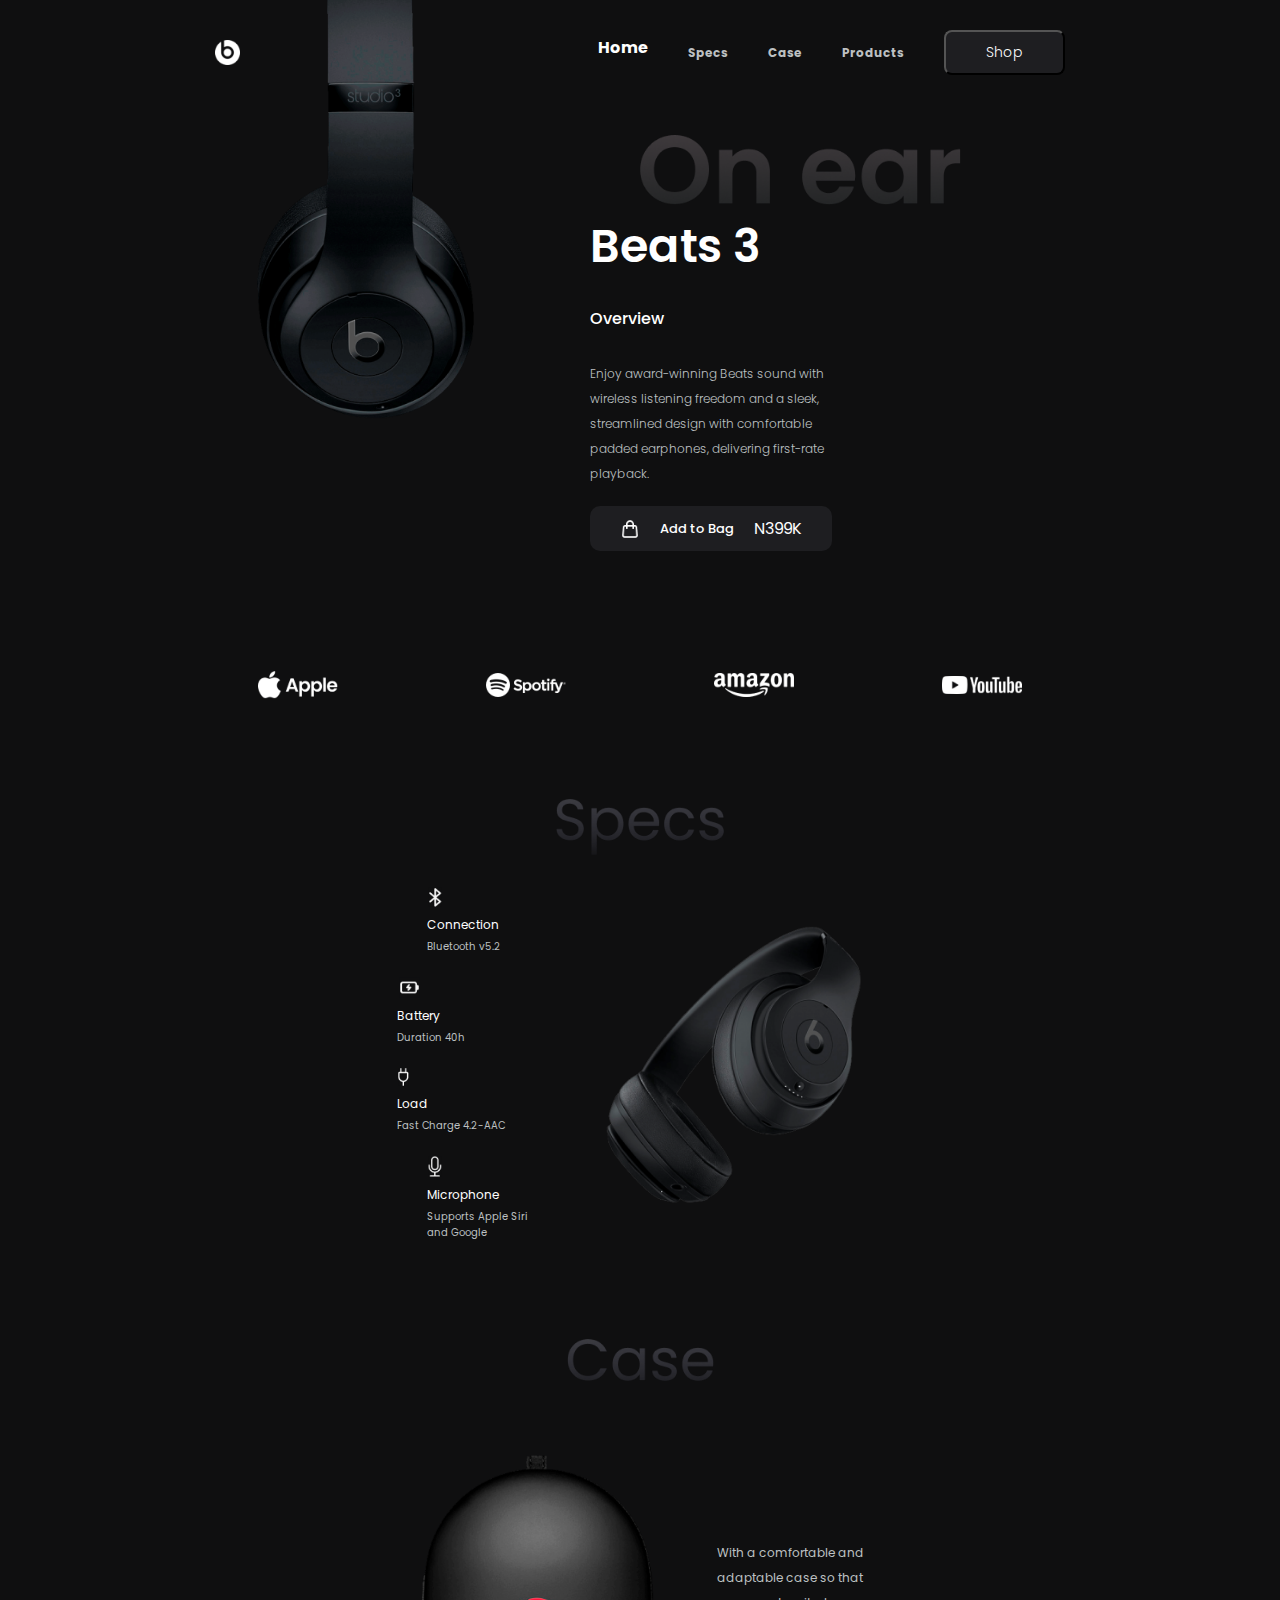
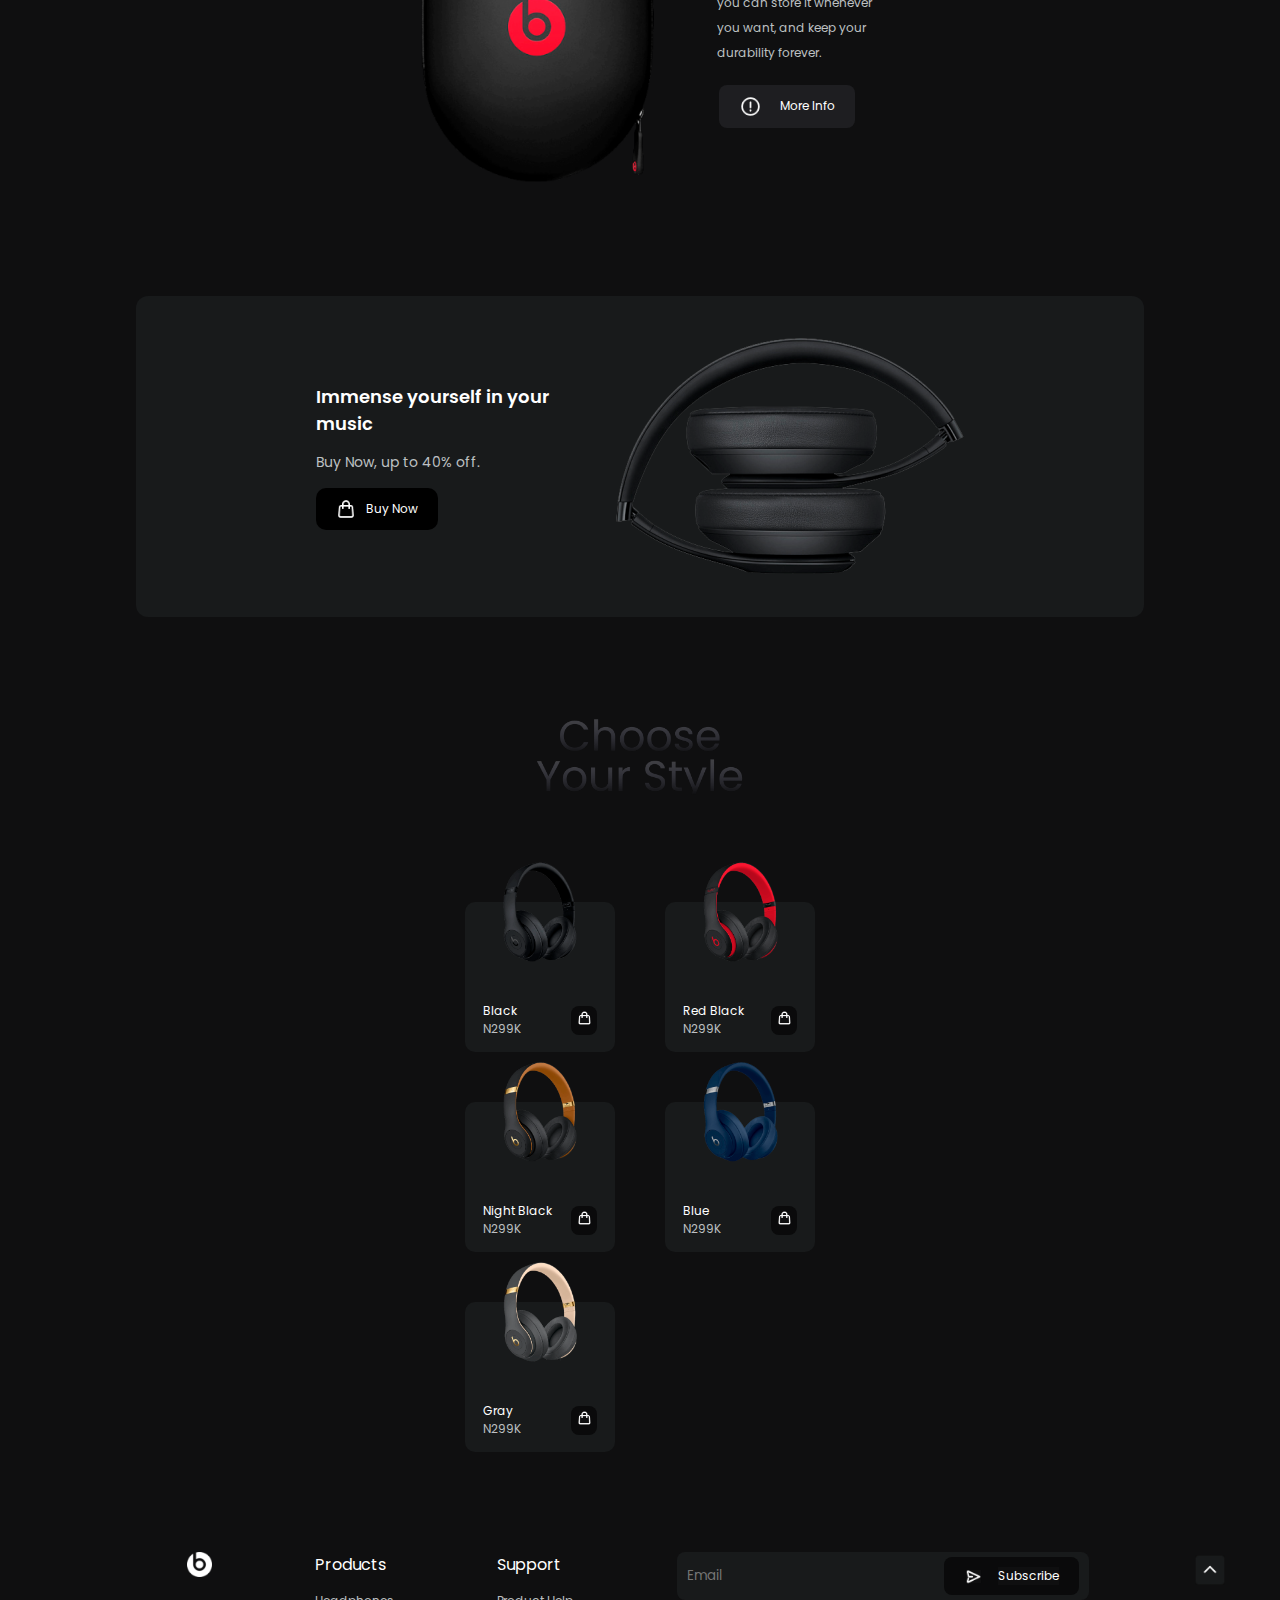
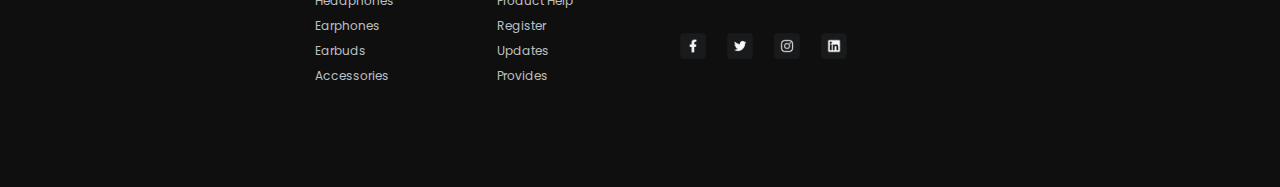
<file: Beats/index.html>
<!DOCTYPE html>
<html lang="en">

<head>
    <meta charset="UTF-8">
    <meta name="viewport" content="width=device-width, initial-scale=1.0">
    <!-- link with css -->
    <link rel="stylesheet" href="./style.css">
    <!-- adding the poppins font -->
    <link rel="preconnect" href="https://fonts.googleapis.com" />
    <link rel="preconnect" href="https://fonts.gstatic.com" crossorigin />
    <link href="https://fonts.googleapis.com/css2?family=Poppins:wght@200;300;400;500;600;700;800;900&display=swap"
        rel="stylesheet" />
    <title>Beats</title>
</head>

<body>
    <!-- header section -->
    <header>
        <img src="./Assets/logo/beatsLogo.png" alt="Beats_Logo">
        <ul class="nav">
            <li><a href="">Home</a></li>
            <li><a href="">Specs</a></li>
            <li><a href="">Case</a></li>
            <li><a href="">Products</a></li>
            <li><button>Shop</button></li>
        </ul>
    </header>
    <!-- on ear section -->
    <section class="onear">
        <img src="./Assets/image/mainImage.png" alt="mainImage">
        <div>
            <img src="./Assets/image/onEar.png" alt="onEarlogo">
            <h1>Beats 3</h1>
            <h3>Overview</h3>
            <p class="mainP">Enjoy award-winning Beats sound with <br>wireless listening freedom and a sleek,<br>
                streamlined design with comfortable <br> padded earphones, delivering first-rate <br> playback.</p>
            <div class="add">
                <img src="./Assets/image/shoppingBag.png" alt="shoppingBag">
                <p>Add to Bag</p>
                <span>N399K</span>
            </div>
        </div>
    </section>
    <!-- Logo section -->
    <section class="logo">
        <img class="logoimg" src="./Assets/logo/appleLogo.png" alt="appleLogo">
        <img class="logoimg" src="./Assets/logo/spotifyLogo.png" alt="spotifyLogo">
        <img class="logoimg" src="./Assets/logo/amazonLogo.png" alt="amazonLogo">
        <img class="logoimg" src="./Assets/logo/youtubeLogo.png" alt="youtubeLogo">
    </section>
    <!-- specs section -->
    <section class="specs">
        <img src="./Assets/logo/specsLogo.png" alt="specsLogo">
        <div class="specswithimg">
            <div class="specification">
                <div class="spec1">
                    <img src="./Assets/image/bluetooth.png" alt="bluetooth">
                    <p class="pra1">Connection</p>
                    <p class="pra2">Bluetooth v5.2</p>
                </div>
                <div class="spec2">
                    <img src="./Assets/image/battery.png" alt="battery">
                    <p class="pra1">Battery</p>
                    <p class="pra2">Duration 40h</p>
                </div>
                <div class="spec3">
                    <img src="./Assets/image/charger.png" alt="charger">
                    <p class="pra1">Load</p>
                    <p class="pra2">Fast Charge 4.2-AAC</p>
                </div>
                <div class="spec4">
                    <img src="./Assets/image/mic.png" alt="mic">
                    <p class="pra1">Microphone</p>
                    <p class="pra2">Supports Apple Siri <br>and Google</p>
                </div>
            </div>
            <img src="./Assets/image/specsImage.png" alt="specsImage">
        </div>
    </section>
    <!-- Case section -->
    <section class="case">
        <img src="./Assets/logo/caseLogo.png" alt="caseLogo">
        <div class="imgwithinfo">
            <img src="./Assets/image/caseImage.png" alt="caseImage">
            <div class="info">
                <p class="mainP"> With a comfortable and <br>adaptable case so that <br> you can store it
                    whenever <br> you want, and keep your <br> durability forever.</p>
                <div class="moreinfobutton">
                    <img src="./Assets/image/group.png" alt="group">
                    <span> More Info</span>
                </div>
            </div>
        </div>
    </section>
    <!-- Buy now section -->
    <section class="buynowsection">
        <div class="buynow">
            <div class="offer">
                <h3>Immense yourself in your <br>music</h3>
                <p>Buy Now, up to 40% off.</p>
                <div class="buynowbutton">
                    <img src="./Assets/image/shoppingBag.png" alt="shoppingBag">
                    <p>Buy Now</p>
                </div>
            </div>
            <img src="./Assets/image/buyNowSectionImage.png" alt="buyNowImage">
        </div>
    </section>
    <!-- Choose your style section -->
    <section class="choose">
        <img src="./Assets/logo/productLogo.png" alt="chooseItem">
        <div class="Products">
            <div class="allign">
                <!-- first product -->
                <div class="headProduct">
                    <img class="headphone" src="./Assets/image/black.png" alt="black">
                    <div class="color">
                        <p>Black <br>
                            <span> N299K</span>
                        </p>
                        <div>
                            <img src="./Assets/image/shoppingBag.png" alt="shoppingBag">
                        </div>
                    </div>
                </div>
                <!-- second product -->
                <div class="headProduct">
                    <img class="headphone" src="./Assets/image/redBlack.png" alt="redBlack">
                    <div class="color">
                        <p>Red Black <br>
                            <span> N299K</span>
                        </p>
                        <div>
                            <img src="./Assets/image/shoppingBag.png" alt="shoppingBag">
                        </div>
                    </div>
                </div>
            </div>

            <div class="allign">
                <!-- 3rd product -->
                <div class="headProduct">
                    <img class="headphone" src="./Assets/image/nightBlack.png" alt="nightBlack">
                    <div class="color">
                        <p>Night Black <br>
                            <span> N299K</span>
                        </p>
                        <div>
                            <img src="./Assets/image/shoppingBag.png" alt="shoppingBag">
                        </div>
                    </div>
                </div>
                <!-- 4th product -->
                <div class="headProduct">
                    <img class="headphone" src="./Assets/image/blue.png" alt="blue">
                    <div class="color">
                        <p>Blue <br>
                            <span> N299K</span>
                        </p>
                        <div>
                            <img src="./Assets/image/shoppingBag.png" alt="shoppingBag">
                        </div>
                    </div>
                </div>
            </div>
            <!-- 5th product -->
            <div class="headProduct">
                <img class="headphone" src="./Assets/image/twilightGray.png" alt="Gray">
                <div class="color">
                    <p>Gray <br>
                        <span> N299K</span>
                    </p>
                    <div>
                        <img src="./Assets/image/shoppingBag.png" alt="shoppingBag">
                    </div>
                </div>
            </div>
        </div>
    </section>
    <!-- footer section -->
    <footer>
        <img src="./Assets/logo/beatsLogo.png" alt="beatsLogo">
        <ul>
            <li><a href="">Products</a></li>
            <li><a href="">Headphones</a></li>
            <li><a href="">Earphones</a></li>
            <li><a href="">Earbuds</a></li>
            <li><a href="">Accessories</a></li>
        </ul>
        <ul>
            <li><a href="">Support</a></li>
            <li><a href="">Product Help</a></li>
            <li><a href="">Register</a></li>
            <li><a href="">Updates</a></li>
            <li><a href="">Provides</a></li>
        </ul>
        <div>
            <div class="email">
                <input type="email" placeholder="Email">
                <div class="subcripsion">
                    <img src="./Assets/image/rightArrow.png" alt="rightArrow">
                    <p>Subscribe</p>
                </div>
            </div>
            <div class="socialmedia">
                <a href="#" target="_blank"><img
                        src="./Assets/image/facebook.png" alt="facebook"></a>
                <a href="https://twitter.com/i/flow/login?redirect_after_login=%2F" target="_blank"><img
                        src="./Assets/image/twitter.png" alt="twitter"></a>
                <a href="#" target="_blank"><img
                        src="./Assets/image/instagram.png" alt="instagram"></a>
                <a href="https://www.linkedin.com/feed/" target="_blank"><img src="./Assets/image/linkedin.png"
                        alt="linkedin"></a>
            </div>
        </div>
        <img src="./Assets/image/upArrow.png" alt="up">
    </footer>
</body>

</html>
</file>
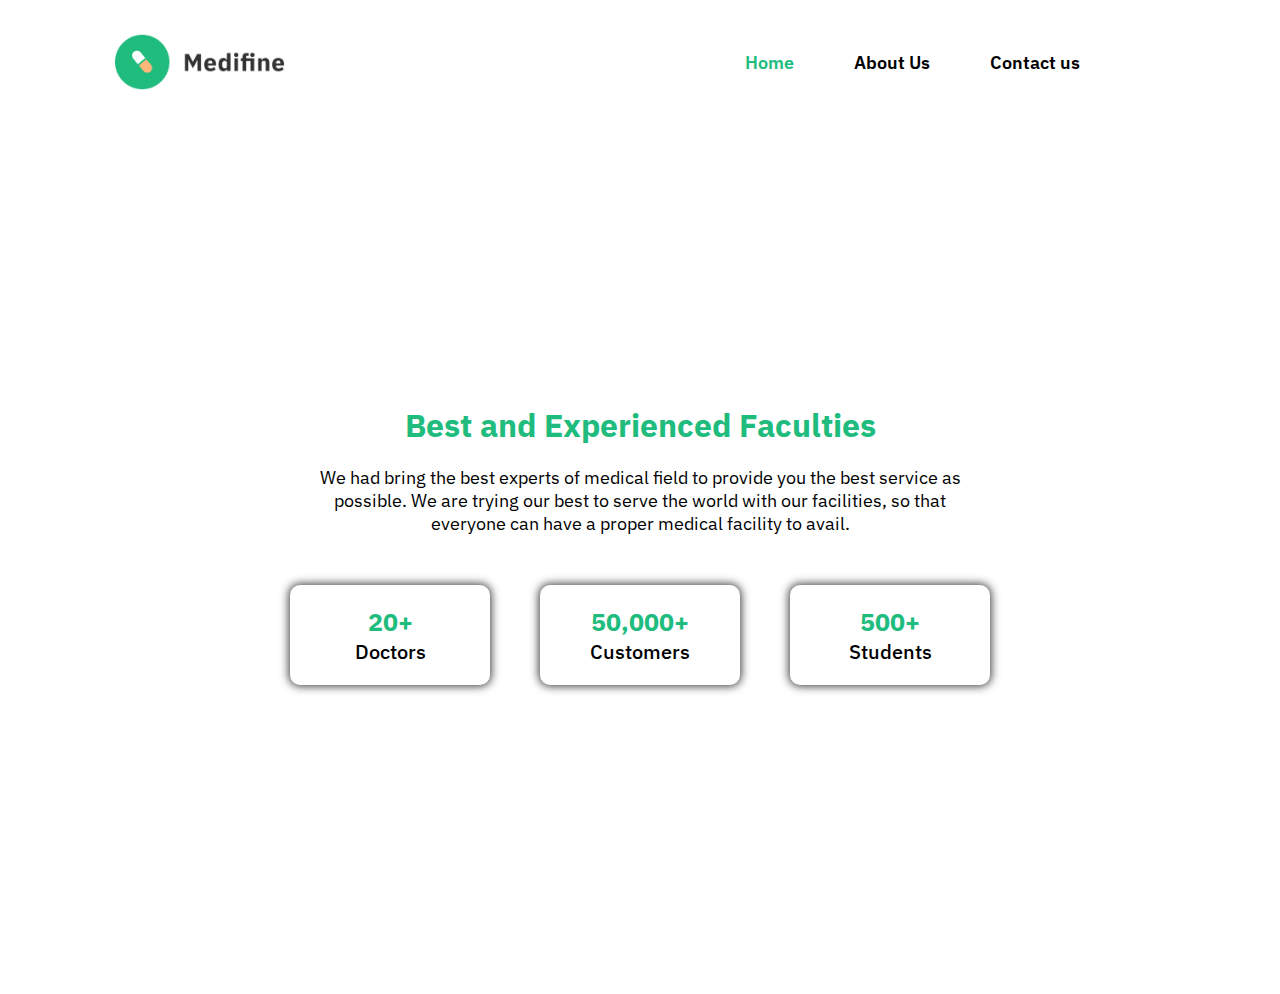
<file: Hospital/Aboutus.html>
<!DOCTYPE html>
<html lang="en">
<head>
    <meta charset="UTF-8">
    <meta name="viewport" content="width=device-width, initial-scale=1.0">
    <!-- adding the google font -->
    <link rel="preconnect" href="https://fonts.googleapis.com" />
    <link rel="preconnect" href="https://fonts.gstatic.com" crossorigin />
    <link
      href="https://fonts.googleapis.com/css2?family=IBM+Plex+Sans:wght@200;300;400;500;600;700&family=Poppins:wght@200;300;400;500;600;700;800;900&display=swap"
      rel="stylesheet"
    />
    <!-- link to css -->
    <link rel="stylesheet" href="./style.css">
    <title>About us</title>
    <!-- internal css -->
    <style>
        .amain{
            height: 100vh;
            display: flex;
            flex-direction: column;
            align-items: center;
            justify-content: center;
        }
        .amain h1{
            color: #20BC7E;
        }
        .pra{
            text-align: center;
            font-size: 18px;
            font-weight: 400;
            margin-top: 20px;
        }
        .box{
           display: flex; 
           align-items: center;
           justify-content: center;
           gap: 50px;
           margin-top: 50px;
        }
        .box1{
            display: flex;
            flex-direction: column;
            align-items: center;
            justify-content: center;
            border:none;
            height: 100px;
            width: 200px;
            border-radius: 10px;
            box-shadow: 0px 0px 10px 1px
            rgba(0, 0,0, 0.8);
        }
        .box1 span{
            color: #20BC7E;
            font-size: 25px;
            font-weight: 700;
        }
        .box1 p{
            font-size: 20px;
            font-weight: 500;
        }
    </style>
</head>
<body>
    <!-- header section -->
    <header>
        <img src="./Assets/logo.png" alt="logo">
        <ul>
            <li><a href="index.html">Home</a></li>
            <li><a href="Aboutus.html">About Us</a></li>
            <li><a href="Contactus.html">Contact us</a></li>
        </ul>
    </header>
    <!-- main section -->
    <main class="amain">
        <h1>Best and Experienced Faculties</h1>
        <p class="pra"> We had bring the best experts of medical field to provide you the best
            service as <br> possible. We are trying our best to serve the world with
            our facilities, so that <br> everyone can have a proper medical facility to
            avail.</p>
        <div class="box">
            <div class="box1">
                <span>20&plus;</span>
                <p>Doctors</p>
            </div>
            <div class="box1">
                <span>50&comma;000&plus;</span>
                <p>Customers</p>
            </div>
            <div class="box1">
                <span>500&plus;</span>
                <p>Students</p>
            </div>
        </div>
    </main>
</body>
</html>
</file>
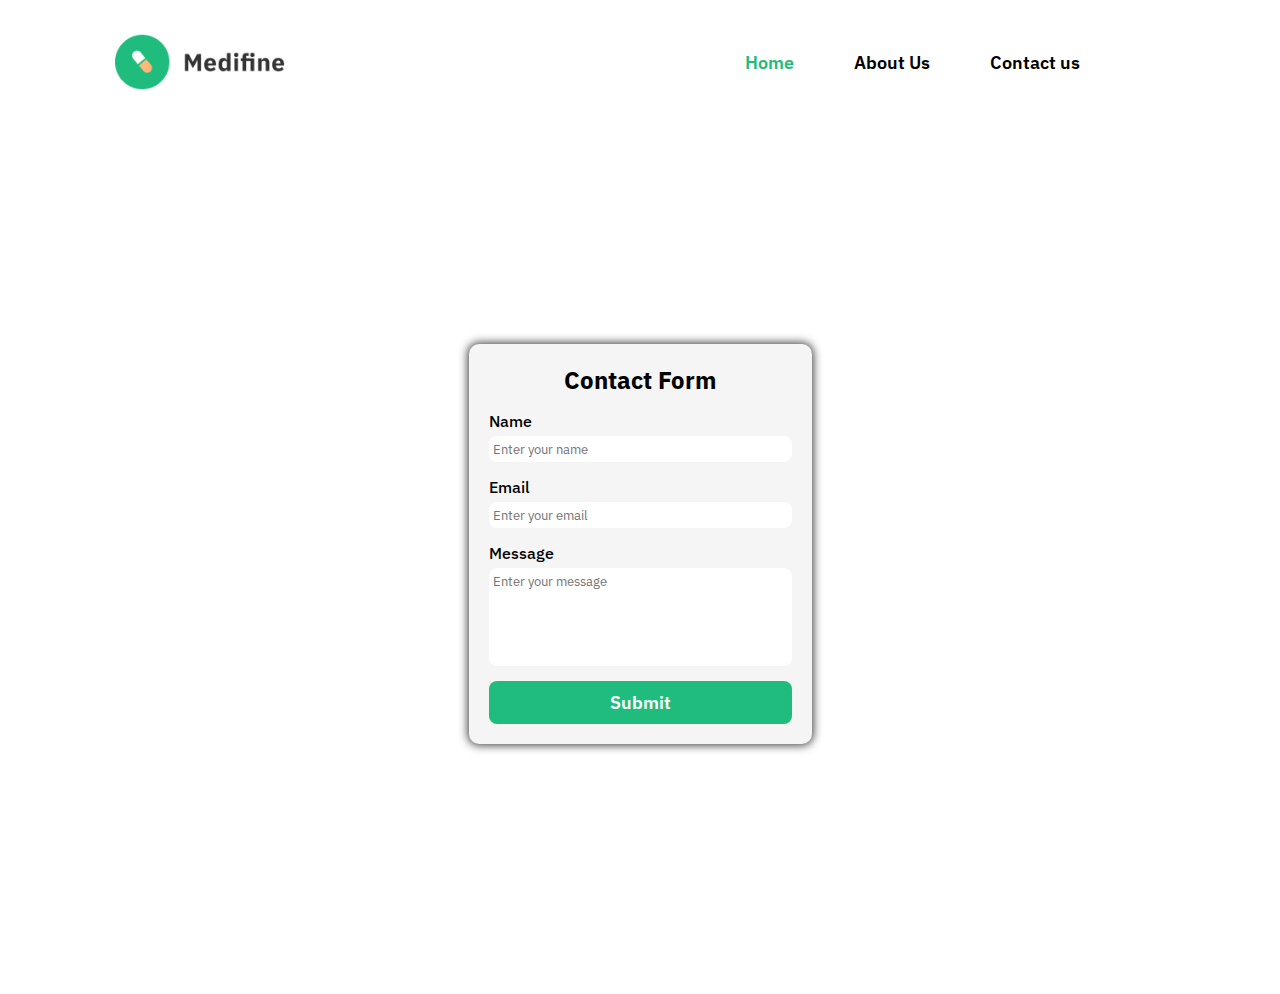
<file: Hospital/Contactus.html>
<!DOCTYPE html>
<html lang="en">
<head>
    <meta charset="UTF-8">
    <meta name="viewport" content="width=device-width, initial-scale=1.0">
    <!-- adding the google font -->
    <link rel="preconnect" href="https://fonts.googleapis.com" />
    <link rel="preconnect" href="https://fonts.gstatic.com" crossorigin />
    <link
      href="https://fonts.googleapis.com/css2?family=IBM+Plex+Sans:wght@200;300;400;500;600;700&family=Poppins:wght@200;300;400;500;600;700;800;900&display=swap"
      rel="stylesheet"
    />
    <!-- link to css -->
    <link rel="stylesheet" href="./style.css">
    <!-- internal css -->
    <style>
        .cmain{
            height: 100vh;
            width: 100vw;
            display: flex;
            align-items: center;
            justify-content: center;
        }
        .Contactform{
            display: flex;
            flex-direction: column;
            border-radius: 10px;
            padding: 20px;
            background-color: whitesmoke;
            box-shadow: 0px 0px 10px 1px
            rgba(0, 0,0, 0.8);
        }
        .Contactform h2{
            text-align: center;
        }
        .Contactform form{
            font-size: 16px;
            font-weight: 500;
            margin-top: 15px;
            margin-bottom: 5px;
        }
        .Contactform input{
            border-radius: 8px;
            border: none;
            background-color:white;
            padding:4px;
            outline: none;
        }
        .Contactform textarea{
            border-radius: 8px;
            border: none;
            background-color:white;
            padding:4px;
            outline: none;
            resize: none;
        }
        .Contactform button{
            margin-top: 15px;
            background-color: #20BC7E;
            border-radius: 8px;
            border: none;
            padding: 10px;
            color: #ffff;
            font-size: 18px;
            font-weight: 600;
        }
    </style>
    <title>Contact us</title>
</head>
<body>
    <!-- header section -->
    <header>
        <img src="./Assets/logo.png" alt="logo">
        <ul>
            <li><a href="index.html">Home</a></li>
            <li><a href="Aboutus.html">About Us</a></li>
            <li><a href="Contactus.html">Contact us</a></li>
        </ul>
    </header>
    <!-- main section -->
    <main class="cmain">
        <div class="Contactform">
                <h2>Contact Form</h2>
                <form action="name">Name</form>
                <input type="text" placeholder="Enter your name">
                <form action="email">Email</form>
                <input type="email" placeholder="Enter your email">
                <form action="message">Message</form>
                <textarea name="message" id="message" cols="35" rows="5" placeholder="Enter your message"></textarea>
                <button>Submit</button>
        </div>
    </main>
</body>
</html>
</file>
<file: Beats/style.css>
*{
    padding: 0px;
    margin: 0px;
    box-sizing: border-box;
    background-color: #0f0f10;
    color: #ffffff;
    font-family: "Poppins", sans-serif;
}
/* header section */
li{
    list-style: none;
}
a{
    text-decoration: none;
}
header{
    display: flex;
    align-items: center;
    justify-content: space-between;
    margin: 30px 215px 0px 215px;
}
header img{
   height: 25px;
}
.nav{
    display: flex;
    align-items: center;
    gap: 40px;
    font-weight: 700;
    font-size: 14px;
}
.nav li button{
    padding: 10px 40px;
    background-color:  #1e1e21;
    border-radius: 8px;
    font-weight: 300;
    font-size: 14px;
}
/* onear section */
.onear{
    display: flex;
    justify-content: center;
}
img[alt="mainImage"]{
    position: relative;
    top: -188px;
    height: 536px;
    right: 68px;
}
img[alt="onEarlogo"]{
    height: 70px;
    margin-top: 60px;
    margin-left: 92px;
}
.onear div h1{
  font-size: 46px;
  margin-left: 42px;
  font-weight: 600;
}
.onear div h3{
    margin-left: 42px;
    margin-top: 25px;
    font-size: 16px;
    font-weight: 500;
}
.mainP{
    margin-left: 42px;
    margin-top: 30px;
    font-weight: 300;
    color:  #bdc0c2;
    font-size: 12px;
    line-height: 25px;
}
.add{
   display: flex;
   background-color: #1e1e21;
   align-items: center;
   width: fit-content;
   padding: 10px 30px;
   border-radius: 10px;
   gap: 20px;
   margin-left: 42px;
   margin-top: 20px;
}
.add img{
   background-color: transparent;
}
.add p{
    background-color: transparent;
    color: white;
    font-weight: 500;
    font-size: 13px;
}
.add span{
    background-color: transparent;
}
/* logo section */
.logo{
    display: flex;
    align-items: center;
    justify-content: center;
    margin-top: 60px;
    gap: 148px;  
}
.logoimg{
   width: 80px;
}
/* Specs section */
.specs{
    display: flex;
    flex-direction: column;
    justify-content: center;
    align-items: center;
}
img[alt="specsLogo"]{
    height: 56px;
    margin-top: 100px;
}
.specswithimg{
    position: relative;
    display: flex;
    margin-top: 70px;
    bottom: 40px;
    left: 30px;
}
.specification{
    display: flex;
    flex-direction: column;
    position: relative;
    right: 90px;
}
.spec1 img{
   scale: 0.8;
}
.spec2 img{
    scale: 0.8;
 }
 .spec3 img{
    scale: 0.8;
 }
 .spec4 img{
    scale: 0.8;
 }
.pra1{
    font-size: 12px;
}
.pra2{
    font-size: 10px;
    font-weight: 400;
    color: #bdc0c2;
    margin-top: 5px;
}
.spec1{
    position: relative;
    left: 30px;
    margin-bottom: 20px;
}
.spec2{
    margin-bottom: 20px;
}
.spec3{
    margin-bottom: 20px;
}
.spec4{
    position: relative;
    left: 30px;
}
img[alt="specsImage"]{
    position: relative;
    height: 280px;
    top: 40px;
    left: 10px;
}
.case{
    display: flex;
    flex-direction: column;
    align-items: center;
    justify-content: center;
}
img[alt="caseLogo"]{
    height: 42px;
    margin-top: 58px;
}
.imgwithinfo{
    display: flex;
    align-items: center;
    justify-content: center;
    margin-top: 70px;
    gap: 28px;
}
img[alt="caseImage"]{
    position: relative;
    height: 335px;
    left: 10px;
}
.info{
    display: flex;
    flex-direction: column;
    align-items: center;
    justify-content: center;
    gap: 20px;
}
.moreinfobutton{
    display: flex;
    align-items: center;
    justify-content: center;
    background-color: #1e1e21;
    width: fit-content;
    padding: 10px 20px;
    border-radius: 8px;
    margin-left: 26px;
    gap: 18px;
}
img[alt="group"]{
    scale: 0.8;
    background: transparent;
}
.moreinfobutton span{
    font-size: 12px;
    background-color: transparent;
}
.info p{
    font-weight: 400;
}
.buynowsection{
    display: flex;
    align-items: center;
    justify-content: center;
}
.buynow{
    display: flex;
    align-items: center;
    justify-content: center;
    background-color:  #181a1b;
    border-radius: 12px;
    padding: 40px 180px;
    gap: 65px;
    margin-top: 110px;
}
.buynow :first-child{
    background-color: transparent;
}
 img[alt="buyNowImage"]{
    background-color: transparent;
}
.buynow div p{
    background-color: transparent;
}
.buynow div h3{
    background-color: transparent;
    font-size: 18px;
}
.offer{
    display: flex;
    flex-direction: column;
}
.offer h3{
    font-weight: 600;
}
.offer h3+p{
    color: #bdc0c2;
    margin-top: 15px;
    font-size: 14px;
}
.buynowbutton{
   display: flex;
   align-items: center;
   width:fit-content;
   background-color:#000000;
   padding: 10px 20px;
   margin-top: 15px;
   border-radius: 10px;
   gap: 10px;
}
img[alt="shoppingBag"]{
    scale: 0.8;
}
.buynowbutton p{
    font-size: 12px;
}
.choose{
    display: flex;
    flex-direction: column;
    align-items: center;
    margin-top: 100px;
}
img[alt="chooseItem"]{
    height: 85px;
}
.Products{
    display: flex;
    flex-direction: column;
    margin-top: 100px;
    gap: 50px;
}
.allign{
    display: flex;
    gap: 50px;
}
.headProduct{
    display: flex;
    flex-direction: column;
    align-items: center;
    background-color: #181a1b;
    height: 150px;
    width: 150px;
    border-radius: 10px;
}
.headphone{
    height: 100px;
    background-color: transparent;
    position: relative;
    top: -40px;
}
.color{
    display: flex;
    align-items:center;
    background-color: transparent;
}
.color p{
    background-color: transparent;
    font-size: 12px;
}
.color p span{
    background-color: transparent;
    color: #bdc0c2;
    margin-right: 50px;
}
.color div{
    background-color: #0a0a0b;
    padding: 2px 6px;
    border-radius: 8px;   
}
.color div img{
    height: 16px;
}
/* footer section */
footer{
    display: flex;
    justify-content: space-around;
    align-items: start;
    margin-top: 100px;
    margin-bottom: 100px;
}
img[alt="beatsLogo"]{
    height: 25px;
    margin-left: 135px;
}
ul li a{
    font-size: 12px;
    color: #BDC0C2;
}
ul li:first-child a{
    font-size: 16px;
    margin-bottom: 10px;
    color: white;
}
ul li:first-child{
    margin-bottom: 10px;
}
.email{
    display: flex;
    background-color:#181A1B;
    padding: 5px 10px;
    border-radius: 8px;
}
.email input{
    border: none;
    outline: none;
    background-color: transparent;
}
.subcripsion{
    display: flex;
    padding: 10px 20px;
    background-color:  #0A0A0B;
    border-radius: 8px;
    gap: 15px;
    align-items: center;
}
.subcripsion img{
    scale: 0.8;
}
.subcripsion p{
    font-size: 12px;
}
.socialmedia{
    display: flex;
    margin-top: 30px;
    gap: 15px;
}
.socialmedia a img{
    scale: 0.8;
}
img[ alt="up"]{
    scale: 0.8;
}
</file>
<file: Hospital/style.css>
*{
    padding: 0px;
    margin: 0px;
    box-sizing: border-box;
    font-family: "IBM Plex Sans", sans-serif;
}
body{
    height: 100vh;
    justify-content: center;
    align-items: center ;
    overflow: hidden;
    box-sizing: border-box;
}

li{
    list-style: none;
}
a{
    text-decoration: none;
}
header{
    display: flex;
    align-items: center;
    justify-content: space-between;
    margin-top: 30px;
    margin-left: 100px;
    margin-right: 200px;
}
header img{
    scale: 0.85;
}
ul{
    display: flex;
    align-items: center;
    gap: 60px;
}
ul li a{
    font-size: 18px;
    font-weight: 600;
    color: black;
}
a[href="index.html"]{
    color: #20bc7e;
}
/* main section */
.imain{
    display: flex;
    align-items: center;
    justify-content: space-between;
    margin-left: 100px;
    background-image: url("../Assets/stethoscope.png");
    background-size: 600px;
    background-repeat: no-repeat;
    background-position-x: 240px;
}
.left h1{
    font-size: 70px;
    width: 679px;
}
.left p{
    color: #7c7c7c;
    font-size: 18px;
    margin-top: 20px;
}
img[alt="topAngle"]{
    scale: 0.9;
}
.ibutton{
    display: flex;
    justify-content: space-between;
    margin-top: 15px;
}
.ibutton button{
    font-size: 25px;
    padding: 15px 40px;
    border-radius: 30px;
    background-color: #20bc7e;
    border: none;
    color: white;
    font-weight: 600;
}
img[alt="mouse"]{
    position: relative;
    left: 40px;
    top: 40px;
    scale: 0.8;
}
img[alt="bottomAngle"]{
    position: relative;
    left: 20px;
}
/* right section of main */
.right{
    display: flex;
    position: relative;
    right: 382px;
    top: 90px;
}
img[alt="greenBox"]{
    height: 480px;
    position: relative;
    left: 540px;
    z-index: -1;
    top: 80px;
}
img[alt="yellowBox"]{
    height: 420px;
    position: relative;
    left: 150px;
    z-index: 0;
    top: 120px;
}
img[alt="doctor"]{
    height: 650px; 
    z-index: 1; 
    position: relative;
    right: 340px;
    bottom: 50px;
}
</file>
